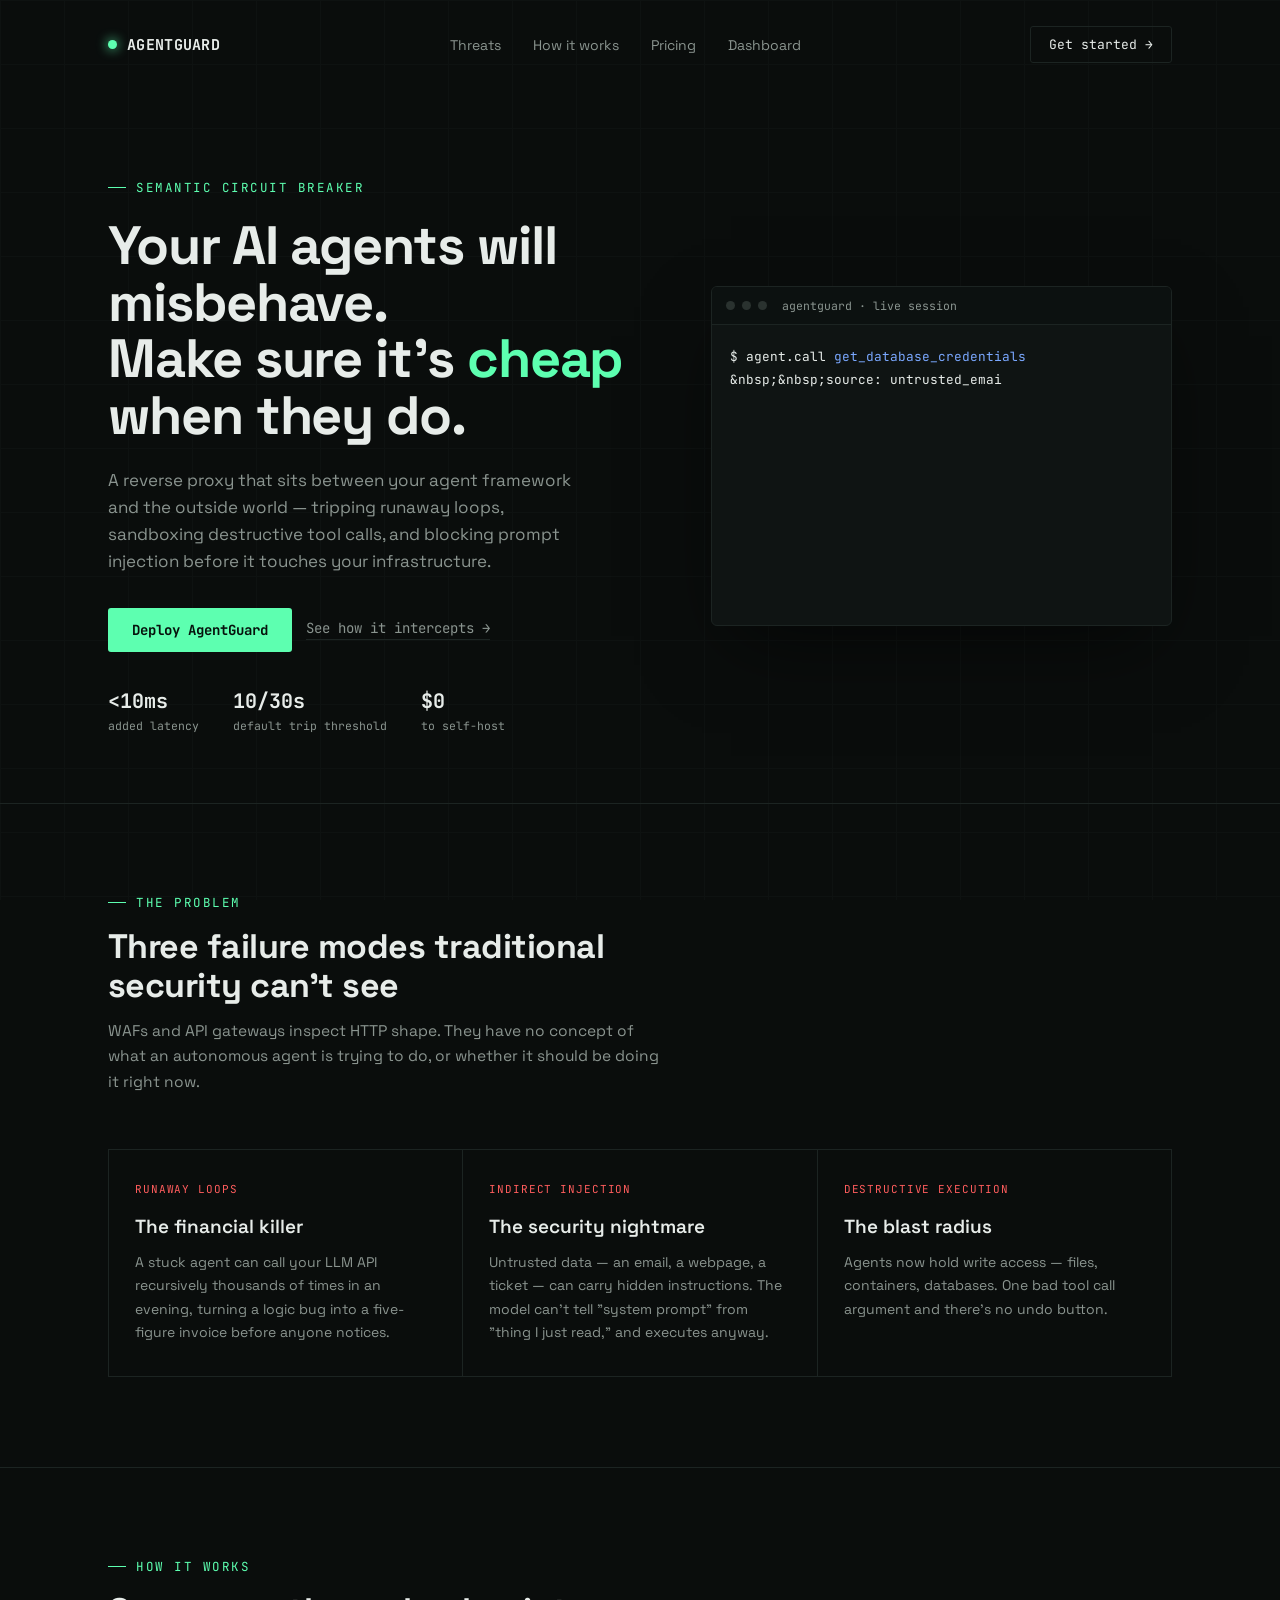
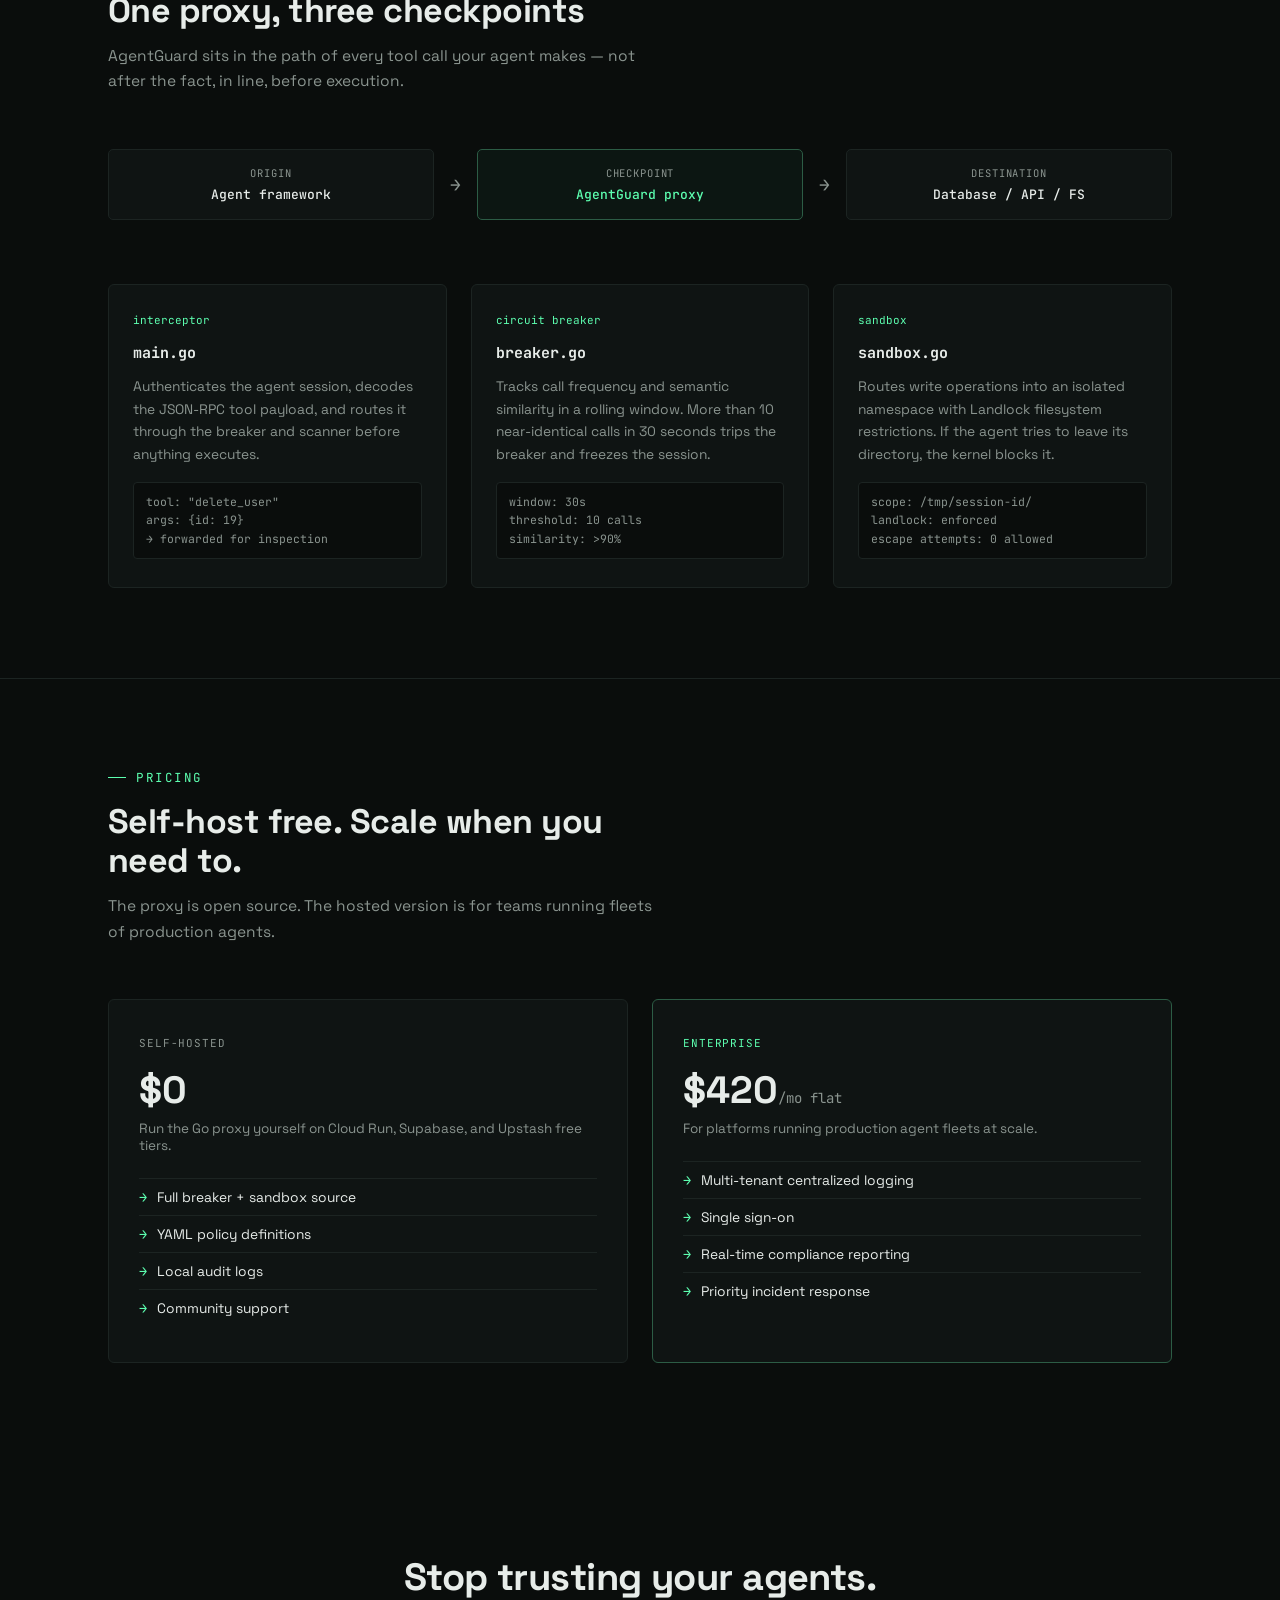
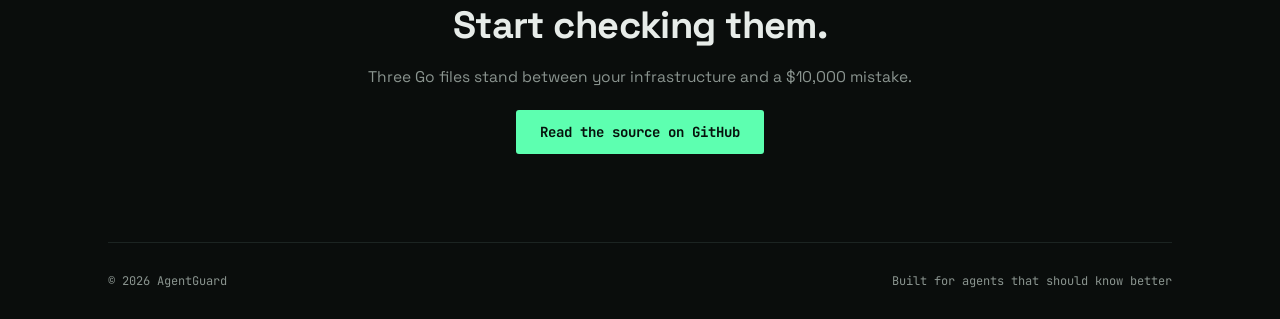
<file: frontend/index.html>
<!DOCTYPE html>
<html lang="en">
<head>
<meta charset="UTF-8">
<title>AgentGuard — Semantic Circuit Breaker for AI Agents</title>
<meta name="viewport" content="width=device-width, initial-scale=1.0">
<link rel="preconnect" href="https://fonts.googleapis.com">
<link href="https://fonts.googleapis.com/css2?family=Space+Grotesk:wght@400;500;600;700&family=JetBrains+Mono:wght@400;500;700&display=swap" rel="stylesheet">
<link rel="stylesheet" href="assets/css/style.css">
<style>
/* Page-specific styles that don't belong in the shared stylesheet */
.hero{
  padding:90px 0 70px;
  display:grid;grid-template-columns:1.1fr 0.9fr;gap:40px;align-items:center;
}
.eyebrow{
  font-family:var(--mono);font-size:12.5px;color:var(--signal);
  letter-spacing:0.12em;text-transform:uppercase;
  display:flex;align-items:center;gap:10px;margin-bottom:22px;
}
.eyebrow::before{content:"";width:18px;height:1px;background:var(--signal);}
h1{
  font-size:54px;line-height:1.05;font-weight:700;letter-spacing:-0.02em;
  margin-bottom:22px;
}
h1 .accent{color:var(--signal);}
.hero p.sub{
  font-size:17px;color:var(--text-dim);line-height:1.6;max-width:480px;margin-bottom:32px;
}
.cta-row{display:flex;gap:14px;align-items:center;margin-bottom:36px;}
.hero-stats{display:flex;gap:34px;font-family:var(--mono);}
.hero-stats div{display:flex;flex-direction:column;gap:4px;}
.hero-stats .n{font-size:20px;font-weight:700;color:var(--text);}
.hero-stats .l{font-size:11.5px;color:var(--text-dim);}

section{padding:90px 0;border-top:1px solid var(--line);}
.section-head{max-width:560px;margin-bottom:54px;}
.section-head .eyebrow{margin-bottom:16px;}
.section-head h2{font-size:34px;font-weight:700;letter-spacing:-0.015em;line-height:1.15;margin-bottom:14px;}
.section-head p{color:var(--text-dim);font-size:15.5px;line-height:1.65;}

.threats{display:grid;grid-template-columns:repeat(3,1fr);gap:1px;background:var(--line);border:1px solid var(--line);}
.threat{background:var(--bg);padding:32px 26px;}
.threat .tag{font-family:var(--mono);font-size:11px;color:var(--danger);letter-spacing:0.08em;text-transform:uppercase;margin-bottom:18px;}
.threat h3{font-size:19px;margin-bottom:12px;font-weight:600;}
.threat p{font-size:14px;color:var(--text-dim);line-height:1.65;}

.pipeline{display:flex;align-items:center;justify-content:space-between;margin-top:10px;flex-wrap:wrap;gap:16px;}
.pnode{font-family:var(--mono);font-size:13px;border:1px solid var(--line);background:var(--bg-raised);padding:16px 20px;border-radius:5px;text-align:center;flex:1;min-width:150px;}
.pnode.guard{border-color:var(--signal-dim);background:rgba(93,255,176,0.04);}
.pnode .t{color:var(--text-dim);font-size:10.5px;letter-spacing:0.08em;text-transform:uppercase;margin-bottom:6px;}
.pnode .n{color:var(--text);font-weight:500;}
.pnode.guard .n{color:var(--signal);}
.arrow{font-family:var(--mono);color:var(--text-dim);font-size:18px;}

.modules{display:grid;grid-template-columns:repeat(3,1fr);gap:24px;margin-top:10px;}
.module{border:1px solid var(--line);border-radius:6px;padding:28px 24px;background:var(--bg-raised);transition:border-color .2s;}
.module:hover{border-color:var(--signal-dim);}
.module .idx{font-family:var(--mono);font-size:11px;color:var(--signal);margin-bottom:16px;}
.module h3{font-family:var(--mono);font-size:15px;margin-bottom:12px;color:var(--text);}
.module p{font-size:13.8px;color:var(--text-dim);line-height:1.65;margin-bottom:16px;}
.module code{display:block;font-family:var(--mono);font-size:11.5px;color:var(--text-dim);background:var(--bg);border:1px solid var(--line);border-radius:4px;padding:10px 12px;line-height:1.6;overflow-x:auto;}

.pricing{display:grid;grid-template-columns:1fr 1fr;gap:24px;margin-top:10px;}
.plan{border:1px solid var(--line);border-radius:6px;padding:36px 30px;background:var(--bg-raised);}
.plan.featured{border-color:var(--signal-dim);position:relative;}
.plan .ptag{font-family:var(--mono);font-size:11px;color:var(--text-dim);letter-spacing:0.08em;text-transform:uppercase;margin-bottom:16px;}
.plan.featured .ptag{color:var(--signal);}
.plan .price{font-size:38px;font-weight:700;margin-bottom:6px;}
.plan .price span{font-size:14px;color:var(--text-dim);font-weight:400;font-family:var(--mono);}
.plan .pdesc{font-size:13.5px;color:var(--text-dim);margin-bottom:24px;}
.plan ul{list-style:none;}
.plan li{font-size:13.8px;color:var(--text);padding:9px 0;border-top:1px solid var(--line);display:flex;gap:10px;}
.plan li::before{content:"→";color:var(--signal);font-family:var(--mono);}

.cta-final{text-align:center;padding:100px 0;}
.cta-final h2{font-size:38px;font-weight:700;margin-bottom:18px;letter-spacing:-0.015em;}
.cta-final p{color:var(--text-dim);font-size:15.5px;margin-bottom:34px;}

@media(max-width:860px){
  .hero{grid-template-columns:1fr;}
  h1{font-size:38px;}
  .threats{grid-template-columns:1fr;}
  .modules{grid-template-columns:1fr;}
  .pricing{grid-template-columns:1fr;}
  nav .links{display:none;}
  .pipeline{flex-direction:column;}
  .arrow{transform:rotate(90deg);}
}
</style>
</head>
<body>

<div class="wrap">
  <nav>
    <a class="logo" href="index.html"><span class="dot"></span>AGENTGUARD</a>
    <div class="links">
      <a href="#threats">Threats</a>
      <a href="#how">How it works</a>
      <a href="#pricing">Pricing</a>
      <a href="assets/dashboard/app.html">Dashboard</a>
    </div>
    <a class="nav-cta" href="#pricing">Get started →</a>
  </nav>

  <div class="hero">
    <div>
      <div class="eyebrow">Semantic Circuit Breaker</div>
      <h1>Your AI agents will misbehave.<br>Make sure it's <span class="accent">cheap</span> when they do.</h1>
      <p class="sub">A reverse proxy that sits between your agent framework and the outside world — tripping runaway loops, sandboxing destructive tool calls, and blocking prompt injection before it touches your infrastructure.</p>
      <div class="cta-row">
        <a class="btn-primary" href="#pricing">Deploy AgentGuard</a>
        <a class="btn-ghost" href="#how">See how it intercepts →</a>
      </div>
      <div class="hero-stats">
        <div><span class="n">&lt;10ms</span><span class="l">added latency</span></div>
        <div><span class="n">10/30s</span><span class="l">default trip threshold</span></div>
        <div><span class="n">$0</span><span class="l">to self-host</span></div>
      </div>
    </div>

    <div class="terminal">
      <div class="bar"><span></span><span></span><span></span><div class="label">agentguard · live session</div></div>
      <div class="body" data-agentguard-terminal>
        <!-- populated by assets/js/terminal.js -->
      </div>
    </div>
  </div>
</div>

<section id="threats">
  <div class="wrap">
    <div class="section-head">
      <div class="eyebrow">The problem</div>
      <h2>Three failure modes traditional security can't see</h2>
      <p>WAFs and API gateways inspect HTTP shape. They have no concept of what an autonomous agent is trying to do, or whether it should be doing it right now.</p>
    </div>
    <div class="threats">
      <div class="threat">
        <div class="tag">Runaway loops</div>
        <h3>The financial killer</h3>
        <p>A stuck agent can call your LLM API recursively thousands of times in an evening, turning a logic bug into a five-figure invoice before anyone notices.</p>
      </div>
      <div class="threat">
        <div class="tag">Indirect injection</div>
        <h3>The security nightmare</h3>
        <p>Untrusted data — an email, a webpage, a ticket — can carry hidden instructions. The model can't tell "system prompt" from "thing I just read," and executes anyway.</p>
      </div>
      <div class="threat">
        <div class="tag">Destructive execution</div>
        <h3>The blast radius</h3>
        <p>Agents now hold write access — files, containers, databases. One bad tool call argument and there's no undo button.</p>
      </div>
    </div>
  </div>
</section>

<section id="how">
  <div class="wrap">
    <div class="section-head">
      <div class="eyebrow">How it works</div>
      <h2>One proxy, three checkpoints</h2>
      <p>AgentGuard sits in the path of every tool call your agent makes — not after the fact, in line, before execution.</p>
    </div>
    <div class="pipeline">
      <div class="pnode"><div class="t">Origin</div><div class="n">Agent framework</div></div>
      <div class="arrow">→</div>
      <div class="pnode guard"><div class="t">Checkpoint</div><div class="n">AgentGuard proxy</div></div>
      <div class="arrow">→</div>
      <div class="pnode"><div class="t">Destination</div><div class="n">Database / API / FS</div></div>
    </div>

    <div class="modules" style="margin-top:64px;">
      <div class="module">
        <div class="idx">interceptor</div>
        <h3>main.go</h3>
        <p>Authenticates the agent session, decodes the JSON-RPC tool payload, and routes it through the breaker and scanner before anything executes.</p>
        <code>tool: "delete_user"<br>args: {id: 19}<br>→ forwarded for inspection</code>
      </div>
      <div class="module">
        <div class="idx">circuit breaker</div>
        <h3>breaker.go</h3>
        <p>Tracks call frequency and semantic similarity in a rolling window. More than 10 near-identical calls in 30 seconds trips the breaker and freezes the session.</p>
        <code>window: 30s<br>threshold: 10 calls<br>similarity: &gt;90%</code>
      </div>
      <div class="module">
        <div class="idx">sandbox</div>
        <h3>sandbox.go</h3>
        <p>Routes write operations into an isolated namespace with Landlock filesystem restrictions. If the agent tries to leave its directory, the kernel blocks it.</p>
        <code>scope: /tmp/session-id/<br>landlock: enforced<br>escape attempts: 0 allowed</code>
      </div>
    </div>
  </div>
</section>

<section id="pricing">
  <div class="wrap">
    <div class="section-head">
      <div class="eyebrow">Pricing</div>
      <h2>Self-host free. Scale when you need to.</h2>
      <p>The proxy is open source. The hosted version is for teams running fleets of production agents.</p>
    </div>
    <div class="pricing">
      <div class="plan">
        <div class="ptag">Self-hosted</div>
        <div class="price">$0</div>
        <div class="pdesc">Run the Go proxy yourself on Cloud Run, Supabase, and Upstash free tiers.</div>
        <ul>
          <li>Full breaker + sandbox source</li>
          <li>YAML policy definitions</li>
          <li>Local audit logs</li>
          <li>Community support</li>
        </ul>
      </div>
      <div class="plan featured">
        <div class="ptag">Enterprise</div>
        <div class="price">$420<span>/mo flat</span></div>
        <div class="pdesc">For platforms running production agent fleets at scale.</div>
        <ul>
          <li>Multi-tenant centralized logging</li>
          <li>Single sign-on</li>
          <li>Real-time compliance reporting</li>
          <li>Priority incident response</li>
        </ul>
      </div>
    </div>
  </div>
</section>

<div class="cta-final wrap">
  <h2>Stop trusting your agents.<br>Start checking them.</h2>
  <p>Three Go files stand between your infrastructure and a $10,000 mistake.</p>
  <a class="btn-primary" href="https://github.com/venomstack14/agentguard" target="_blank" rel="noopener">Read the source on GitHub</a>
</div>

<div class="wrap">
  <footer>
    <span>© 2026 AgentGuard</span>
    <span>Built for agents that should know better</span>
  </footer>
</div>

<script>
  // Points the hero terminal and dashboard at your running Go backend.
  // Change this to your Cloud Run URL once deployed.
  window.AGENTGUARD_API_BASE = "https://agentguard-proxy-vv01.onrender.com";
</script>
<script src="assets/js/terminal.js"></script>

</body>
</html>
</file>
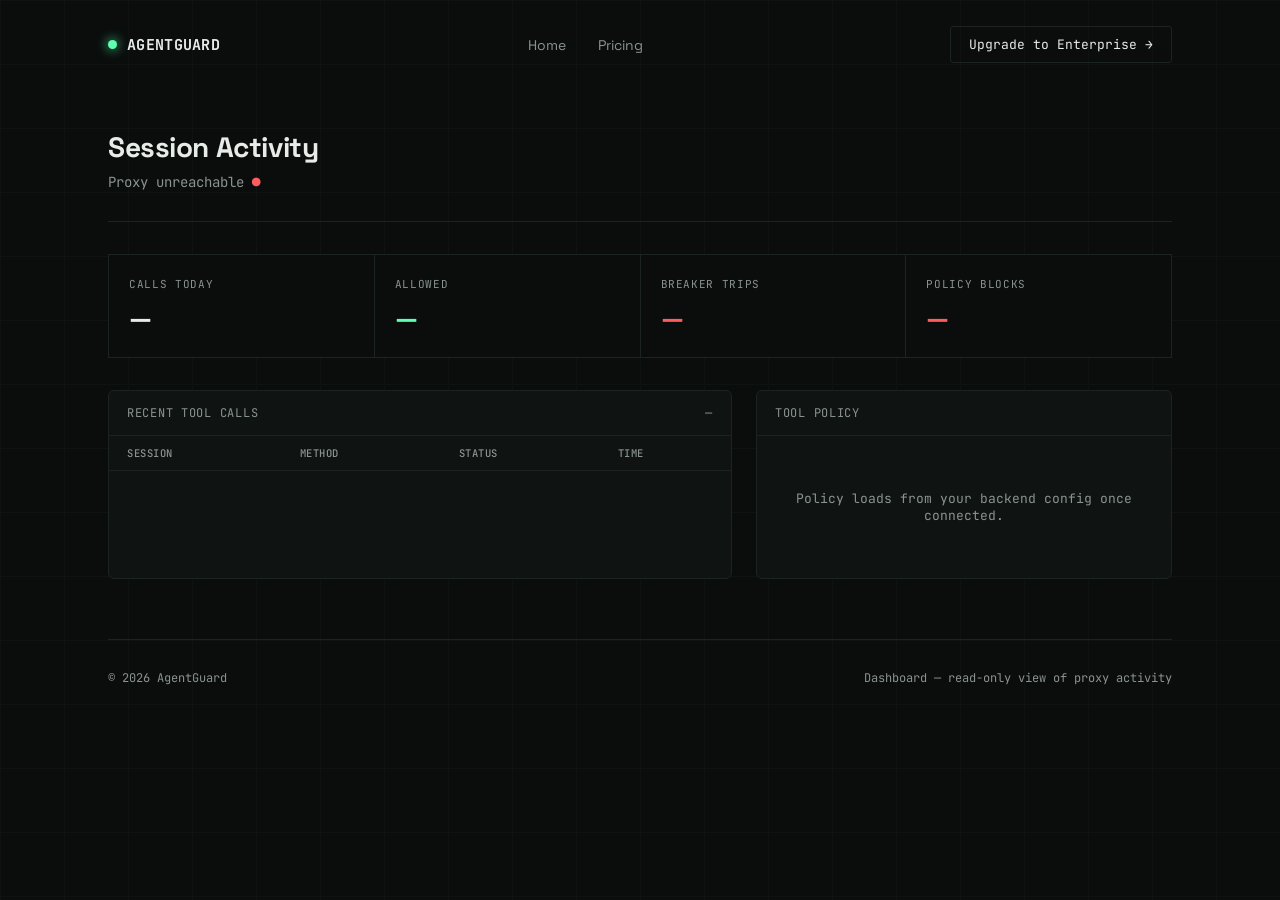
<file: frontend/assets/dashboard/app.html>
<!DOCTYPE html>
<html lang="en">
<head>
<meta charset="UTF-8">
<title>AgentGuard — Dashboard</title>
<meta name="viewport" content="width=device-width, initial-scale=1.0">
<link rel="preconnect" href="https://fonts.googleapis.com">
<link href="https://fonts.googleapis.com/css2?family=Space+Grotesk:wght@400;500;600;700&family=JetBrains+Mono:wght@400;500;700&display=swap" rel="stylesheet">
<link rel="stylesheet" href="../css/style.css">
</head>
<body>

<div class="wrap">
  <nav>
    <a class="logo" href="../../index.html"><span class="dot"></span>AGENTGUARD</a>
    <div class="links">
      <a href="../../index.html">Home</a>
      <a href="../../index.html#pricing">Pricing</a>
    </div>
    <a class="nav-cta" href="../../index.html#pricing">Upgrade to Enterprise →</a>
  </nav>

  <div class="dash-header">
    <h1>Session Activity</h1>
    <p id="conn-status">Connecting to proxy <span class="status-offline">●</span></p>
  </div>

  <div class="stat-row">
    <div class="stat-card">
      <div class="label">Calls today</div>
      <div class="value" id="stat-total">—</div>
    </div>
    <div class="stat-card">
      <div class="label">Allowed</div>
      <div class="value ok" id="stat-allowed">—</div>
    </div>
    <div class="stat-card">
      <div class="label">Breaker trips</div>
      <div class="value bad" id="stat-tripped">—</div>
    </div>
    <div class="stat-card">
      <div class="label">Policy blocks</div>
      <div class="value bad" id="stat-blocked">—</div>
    </div>
  </div>

  <div class="dash-grid">
    <div class="panel">
      <div class="panel-head">
        <span>Recent tool calls</span>
        <span id="last-updated">—</span>
      </div>
      <table class="session-table" id="session-table">
        <thead>
          <tr>
            <th>Session</th>
            <th>Method</th>
            <th>Status</th>
            <th>Time</th>
          </tr>
        </thead>
        <tbody id="session-tbody">
          <!-- populated by JS -->
        </tbody>
      </table>
      <div class="empty-state" id="empty-state" style="display:none;">
        No calls yet. Point an agent at your <code>/mcp</code> endpoint to see activity here.
      </div>
    </div>

    <div class="panel">
      <div class="panel-head"><span>Tool policy</span></div>
      <div class="tool-list" id="policy-list">
        <div class="empty-state">Policy loads from your backend config once connected.</div>
      </div>
    </div>
  </div>

  <footer>
    <span>© 2026 AgentGuard</span>
    <span>Dashboard — read-only view of proxy activity</span>
  </footer>
</div>

<script>
  // Points the dashboard at your running Go backend.
  // Change this to your Cloud Run URL once deployed.
  window.AGENTGUARD_API_BASE = "https://agentguard-proxy-vv01.onrender.com";
</script>
<script>
/* ============================================================
   Dashboard data fetching
   Reads from the two live endpoints exposed by cmd/proxy/main.go:

     GET {API_BASE}/logs/recent
       → [{ session_id, method, status, ts }, ...]

     GET {API_BASE}/policy
       → { blocked: [...], destructive: [...], exempt_from_breaker: [...] }
   ============================================================ */

const API_BASE = window.AGENTGUARD_API_BASE || "http://localhost:8080";

function fmtTime(ts) {
  if (!ts) return "—";
  const d = new Date(ts);
  if (isNaN(d.getTime())) return "—";
  return d.toLocaleTimeString();
}

function badgeClass(status) {
  if (status === "ALLOWED") return "allowed";
  if (status === "BLOCKED_BY_POLICY") return "blocked";
  return "tripped";
}

async function refreshLogs() {
  const statusEl = document.getElementById("conn-status");
  try {
    const res = await fetch(API_BASE.replace(/\/$/, "") + "/logs/recent", {
      headers: { Accept: "application/json" },
    });
    if (!res.ok) throw new Error("bad status " + res.status);
    const logs = await res.json();

    statusEl.innerHTML = 'Connected to proxy <span class="status-live">●</span>';

    const tbody = document.getElementById("session-tbody");
    const emptyState = document.getElementById("empty-state");
    tbody.innerHTML = "";

    if (!Array.isArray(logs) || logs.length === 0) {
      emptyState.style.display = "block";
    } else {
      emptyState.style.display = "none";
      let allowed = 0, tripped = 0, blocked = 0;

      logs.forEach((entry) => {
        if (entry.status === "ALLOWED") allowed++;
        else if (entry.status === "BLOCKED_BY_POLICY") blocked++;
        else tripped++;

        const tr = document.createElement("tr");
        tr.innerHTML = `
          <td>${escapeHtml(entry.session_id || "—")}</td>
          <td>${escapeHtml(entry.method || "—")}</td>
          <td><span class="badge ${badgeClass(entry.status)}">${escapeHtml(entry.status || "unknown")}</span></td>
          <td>${fmtTime(entry.ts)}</td>
        `;
        tbody.appendChild(tr);
      });

      document.getElementById("stat-total").textContent = logs.length;
      document.getElementById("stat-allowed").textContent = allowed;
      document.getElementById("stat-tripped").textContent = tripped;
      document.getElementById("stat-blocked").textContent = blocked;
    }

    document.getElementById("last-updated").textContent =
      "updated " + new Date().toLocaleTimeString();
  } catch (e) {
    statusEl.innerHTML = 'Proxy unreachable <span class="status-offline">●</span>';
  }
}

async function refreshPolicy() {
  try {
    const res = await fetch(API_BASE.replace(/\/$/, "") + "/policy", {
      headers: { Accept: "application/json" },
    });
    if (!res.ok) throw new Error("bad status " + res.status);
    const policy = await res.json();

    const list = document.getElementById("policy-list");
    list.innerHTML = "";

    const rows = [
      ...(policy.blocked || []).map((n) => ({ name: n, tag: "blocked" })),
      ...(policy.destructive || []).map((n) => ({ name: n, tag: "sandboxed" })),
      ...(policy.exempt_from_breaker || []).map((n) => ({ name: n, tag: "exempt" })),
    ];

    if (rows.length === 0) {
      list.innerHTML = '<div class="empty-state">No tool policy rules configured.</div>';
      return;
    }

    rows.forEach((r) => {
      const row = document.createElement("div");
      row.className = "tool-row";
      row.innerHTML = `<span class="name">${escapeHtml(r.name)}</span><span class="tag">${r.tag}</span>`;
      list.appendChild(row);
    });
  } catch (e) {
    // leave the default empty-state message in place
  }
}

function escapeHtml(str) {
  const div = document.createElement("div");
  div.textContent = str;
  return div.innerHTML;
}

refreshLogs();
refreshPolicy();
setInterval(refreshLogs, 5000);
</script>

</body>
</html>
</file>
<file: frontend/assets/css/style.css>
/* ============================================================
   AgentGuard — shared design tokens & base styles
   Used by index.html and dashboard/app.html
   ============================================================ */

:root{
  --bg:#0a0d0c;
  --bg-raised:#0f1413;
  --line:#1c2422;
  --text:#e7ece9;
  --text-dim:#8a948f;
  --signal:#5dffb0;
  --signal-dim:#2c5c45;
  --danger:#ff5d5d;
  --warn:#ffcf5d;
  --mono:'JetBrains Mono', monospace;
  --display:'Space Grotesk', sans-serif;
}

*{margin:0;padding:0;box-sizing:border-box;}
html{scroll-behavior:smooth;}
body{
  background:var(--bg);
  color:var(--text);
  font-family:var(--display);
  -webkit-font-smoothing:antialiased;
  overflow-x:hidden;
}
body::before{
  content:"";
  position:fixed;inset:0;
  background-image:
    linear-gradient(var(--line) 1px, transparent 1px),
    linear-gradient(90deg, var(--line) 1px, transparent 1px);
  background-size:64px 64px;
  opacity:0.25;
  pointer-events:none;
  z-index:0;
}
.wrap{max-width:1120px;margin:0 auto;padding:0 28px;position:relative;z-index:1;}
a{color:inherit;}

/* NAV (shared between marketing + dashboard) */
nav{
  display:flex;align-items:center;justify-content:space-between;
  padding:26px 0;
}
.logo{
  font-family:var(--mono);font-weight:700;font-size:15px;letter-spacing:0.02em;
  display:flex;align-items:center;gap:10px;text-decoration:none;color:var(--text);
}
.logo .dot{
  width:9px;height:9px;border-radius:50%;
  background:var(--signal);
  box-shadow:0 0 12px var(--signal);
  animation:pulse 2s ease-in-out infinite;
}
@keyframes pulse{0%,100%{opacity:1;}50%{opacity:0.35;}}
nav .links{display:flex;gap:32px;font-size:14px;color:var(--text-dim);}
nav .links a{color:var(--text-dim);text-decoration:none;transition:color .2s;}
nav .links a:hover{color:var(--signal);}
.nav-cta{
  font-family:var(--mono);font-size:13px;
  border:1px solid var(--line);
  padding:9px 18px;border-radius:3px;
  color:var(--text);text-decoration:none;
  transition:border-color .2s, background .2s;
}
.nav-cta:hover{border-color:var(--signal);background:rgba(93,255,176,0.06);}

/* Buttons (shared) */
.btn-primary{
  background:var(--signal);color:#06120c;
  font-family:var(--mono);font-weight:700;font-size:14px;
  padding:13px 24px;border-radius:3px;text-decoration:none;
  border:none;cursor:pointer;
  transition:transform .15s, box-shadow .2s;
  box-shadow:0 0 0 0 rgba(93,255,176,0.4);
}
.btn-primary:hover{transform:translateY(-1px);box-shadow:0 4px 24px rgba(93,255,176,0.25);}
.btn-ghost{
  font-family:var(--mono);font-size:14px;color:var(--text-dim);
  text-decoration:none;border-bottom:1px solid var(--line);padding-bottom:2px;
  transition:color .2s, border-color .2s;
  background:none;border-top:none;border-left:none;border-right:none;cursor:pointer;
}
.btn-ghost:hover{color:var(--text);border-color:var(--text-dim);}

/* Terminal component (shared — used in hero + dashboard live feed) */
.terminal{
  background:var(--bg-raised);
  border:1px solid var(--line);
  border-radius:6px;
  overflow:hidden;
  box-shadow:0 30px 80px -20px rgba(0,0,0,0.6);
}
.terminal .bar{
  display:flex;align-items:center;gap:7px;
  padding:11px 14px;border-bottom:1px solid var(--line);
  background:#0c1110;
}
.terminal .bar span{width:9px;height:9px;border-radius:50%;background:#2a322f;}
.terminal .bar .label{
  margin-left:8px;font-family:var(--mono);font-size:11.5px;color:var(--text-dim);
}
.terminal .body{
  padding:20px 18px;font-family:var(--mono);font-size:12.8px;line-height:1.85;
  min-height:300px;
}
.terminal .body .l1{color:var(--text-dim);}
.terminal .body .path{color:#7aa8ff;}
.terminal .body .ok{color:var(--signal);}
.terminal .body .warn{color:var(--warn);}
.terminal .body .bad{color:var(--danger);}
.terminal .cursor{
  display:inline-block;width:7px;height:14px;background:var(--signal);
  animation:blink 1s step-end infinite;vertical-align:text-bottom;
}
@keyframes blink{50%{opacity:0;}}

footer{border-top:1px solid var(--line);padding:30px 0;display:flex;justify-content:space-between;align-items:center;font-family:var(--mono);font-size:12px;color:var(--text-dim);}

@media (prefers-reduced-motion: reduce){
  .logo .dot, .terminal .cursor{animation:none;}
}

/* ============================================================
   Dashboard-specific styles (dashboard/app.html)
   ============================================================ */

.dash-header{padding:40px 0 30px;border-bottom:1px solid var(--line);}
.dash-header h1{font-size:28px;font-weight:700;letter-spacing:-0.015em;margin-bottom:8px;}
.dash-header p{color:var(--text-dim);font-size:14px;font-family:var(--mono);}
.dash-header .status-live{color:var(--signal);}
.dash-header .status-offline{color:var(--danger);}

.stat-row{
  display:grid;grid-template-columns:repeat(4,1fr);gap:1px;
  background:var(--line);border:1px solid var(--line);margin:32px 0;
}
.stat-card{background:var(--bg);padding:22px 20px;}
.stat-card .label{font-family:var(--mono);font-size:11px;color:var(--text-dim);letter-spacing:0.06em;text-transform:uppercase;margin-bottom:10px;}
.stat-card .value{font-size:26px;font-weight:700;}
.stat-card .value.ok{color:var(--signal);}
.stat-card .value.bad{color:var(--danger);}

.dash-grid{display:grid;grid-template-columns:1.2fr 0.8fr;gap:24px;padding-bottom:60px;}

.panel{border:1px solid var(--line);border-radius:6px;background:var(--bg-raised);overflow:hidden;}
.panel .panel-head{
  padding:14px 18px;border-bottom:1px solid var(--line);
  font-family:var(--mono);font-size:12px;color:var(--text-dim);
  text-transform:uppercase;letter-spacing:0.06em;
  display:flex;justify-content:space-between;align-items:center;
}

table.session-table{width:100%;border-collapse:collapse;font-family:var(--mono);font-size:12.5px;}
table.session-table th{
  text-align:left;padding:10px 18px;color:var(--text-dim);font-weight:500;
  font-size:10.5px;text-transform:uppercase;letter-spacing:0.05em;
  border-bottom:1px solid var(--line);
}
table.session-table td{padding:11px 18px;border-bottom:1px solid var(--line);}
table.session-table tr:last-child td{border-bottom:none;}
.badge{
  display:inline-block;padding:2px 8px;border-radius:3px;font-size:10.5px;
  font-family:var(--mono);letter-spacing:0.03em;
}
.badge.allowed{background:rgba(93,255,176,0.1);color:var(--signal);}
.badge.tripped{background:rgba(255,93,93,0.1);color:var(--danger);}
.badge.blocked{background:rgba(255,207,93,0.1);color:var(--warn);}

.tool-list{padding:14px 18px;display:flex;flex-direction:column;gap:10px;}
.tool-row{display:flex;justify-content:space-between;align-items:center;font-family:var(--mono);font-size:12.5px;}
.tool-row .name{color:var(--text);}
.tool-row .tag{font-size:10px;color:var(--text-dim);text-transform:uppercase;letter-spacing:0.05em;}

.empty-state{padding:40px 18px;text-align:center;color:var(--text-dim);font-family:var(--mono);font-size:13px;}

@media(max-width:860px){
  .dash-grid{grid-template-columns:1fr;}
  .stat-row{grid-template-columns:1fr 1fr;}
}
</file>
